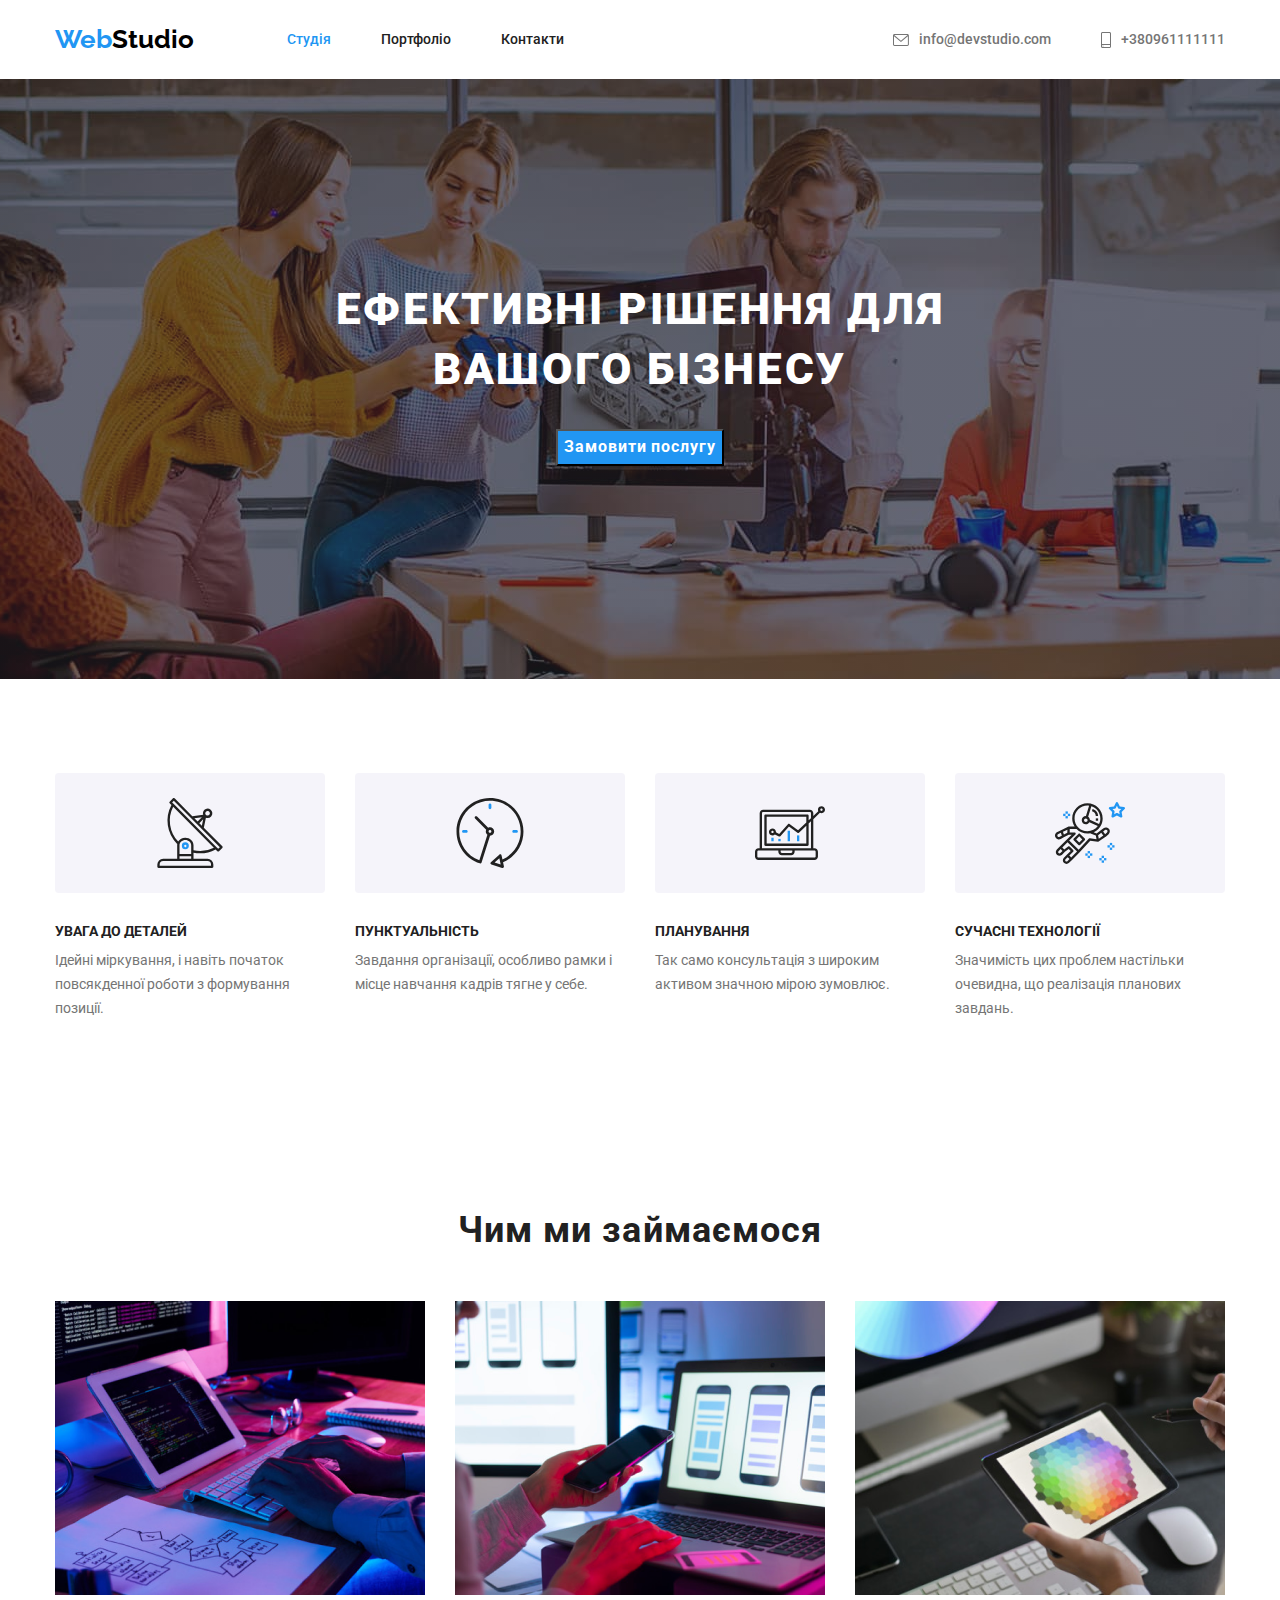
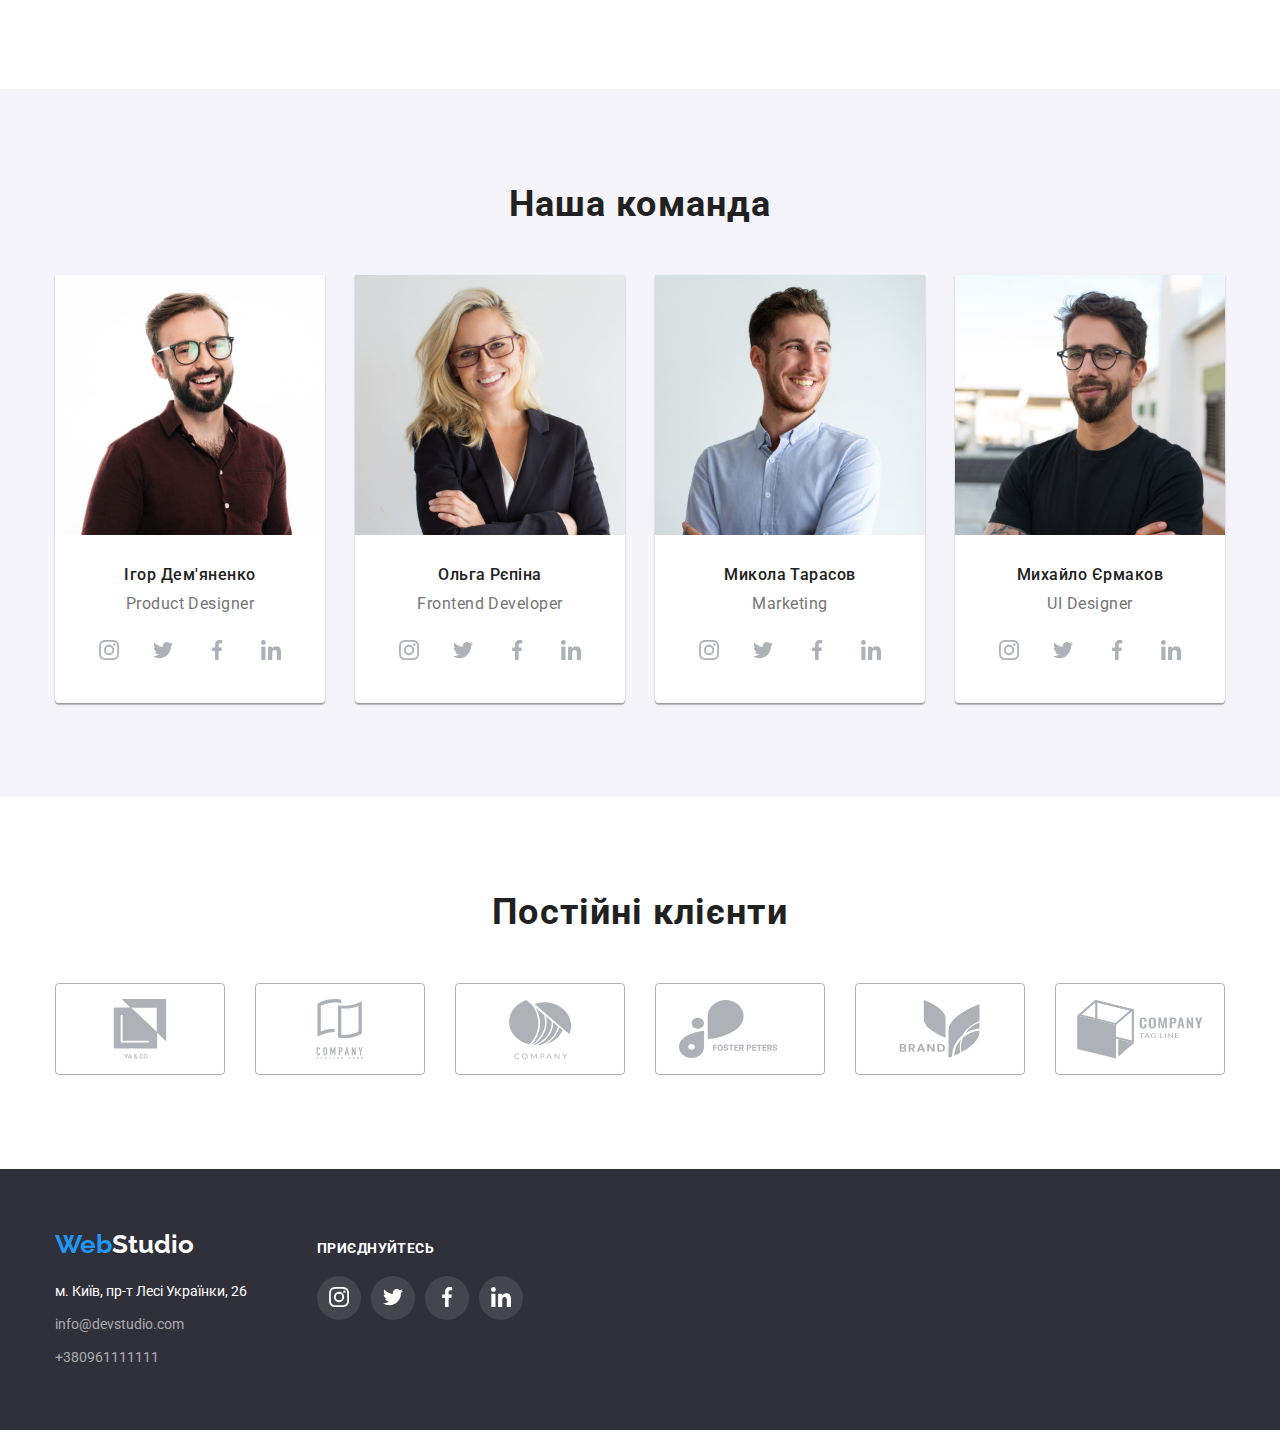
<file: index.html>
<!DOCTYPE html>
<html lang="uk">
  <head>
    <meta charset="UTF-8" />
    <meta http-equiv="X-UA-Compatible" content="IE=edge" />
    <meta name="viewport" content="width=device-width, initial-scale=1.0" />
    <link rel="stylesheet" href="./css/styles.css" />
    <link rel="preconnect" href="https://fonts.googleapis.com" />
    <link rel="preconnect" href="https://fonts.gstatic.com" crossorigin />
    <link
      href="https://cdnjs.cloudflare.com/ajax/libs/modern-normalize/1.1.0/modern-normalize.min.css"
      rel="stylesheet"
    />
    <link
      href="https://fonts.googleapis.com/css2?family=Raleway:wght@700&amp;family=Roboto:wght@400;500;700;900&amp;display=swap"
      rel="stylesheet"
    />
    <link rel="stylesheet" href="./css/styles.css" />
    <title>Студія</title>
  </head>
  <body>
    <header class="page-header">
      <nav class="container main-nav">
        <a href="./index.html" class="logo">
          <span class="logo-web">Web</span>Studio</a
        >
        <ul class="site-nav list">
          <li class="iteam">
            <a href="./index.html" class="link current">Студія</a>
          </li>
          <li class="iteam">
            <a href="./portfolio.html" class="link">Портфоліо</a>
          </li>
          <li class="iteam">
            <a href="" class="link">Контакти</a>
          </li>
        </ul>
        <ul class="contact list">
          <li class="iteam">
            <a href="mailto:info@devstudio.com" class="link">
              <svg class="envelope">
                <use href="./images/icons.svg#icon-envelope"></use></svg
              >info@devstudio.com</a
            >
          </li>
          <li class="iteam">
            <a href="tel:+380961111111" class="link">
              <svg class="smartphone">
                <use href="./images/icons.svg#icon-smartphone"></use></svg
              >+380961111111</a
            >
          </li>
        </ul>
      </nav>
    </header>
    <main>
      <section class="hero">
        <h1 class="hero-title">Ефективні рішення для вашого бізнесу</h1>

        <button type="button">Замовити послугу</button>
      </section>
      <section class="section">
        <div class="container">
          <h2 class="section-title rest">Наші переваги</h2>
          <ul class="list flax-lists">
            <li class="desc">
              <h3 class="title">УВАГА ДО ДЕТАЛЕЙ</h3>
              <p class="text">
                Ідейні міркування, і навіть початок повсякденної роботи з
                формування позиції.
              </p>
            </li>
            <li class="desc">
              <h3 class="title">ПУНКТУАЛЬНІСТЬ</h3>
              <p class="text">
                Завдання організації, особливо рамки і місце навчання кадрів
                тягне у себе.
              </p>
            </li>
            <li class="desc">
              <h3 class="title">ПЛАНУВАННЯ</h3>
              <p class="text">
                Так само консультація з широким активом значною мірою зумовлює.
              </p>
            </li>
            <li class="desc">
              <h3 class="title">СУЧАСНІ ТЕХНОЛОГІЇ</h3>
              <p class="text">
                Значимість цих проблем настільки очевидна, що реалізація
                планових завдань.
              </p>
            </li>
          </ul>
        </div>
      </section>
      <section class="section flax">
        <div class="container">
          <h2 class="section-title">Чим ми займаємося</h2>
          <ul class="list flax-list">
            <li class="components">
              <img src="./images/skil-1.png" alt="" width="370" />
            </li>
            <li class="components">
              <img src="./images/skil-2.png" alt="" width="370" />
            </li>
            <li class="components">
              <img src="./images/skil-3.png" alt="" width="370" />
            </li>
          </ul>
        </div>
      </section>
      <section class="section team">
        <div class="container">
          <h2 class="section-title">Наша команда</h2>
          <ul class="list flex-icon">
            <li class="icon">
              <img
                class="iteam"
                src="./images/ProductDesigner.jpg"
                alt="Product Designer"
                width="270"
              />
              <div class="profession-name">
                <h3 class="name">Ігор Дем'яненко</h3>
                <p lang="en" class="profession">Product Designer</p>
                <ul class="list-soc list">
                  <li>
                    <a class="link-soc" href="#">
                      <svg class="icon-soc">
                        <use
                          href="./images/icons.svg#icon-instagram"
                          width="20"
                          height="20"
                        ></use>
                      </svg>
                    </a>
                  </li>
                  <li>
                    <a class="link-soc" href="#">
                      <svg class="icon-soc">
                        <use
                          href="./images/icons.svg#icon-twitter"
                          width="20"
                          height="20"
                        ></use>
                      </svg>
                    </a>
                  </li>
                  <li>
                    <a class="link-soc" href="#">
                      <svg class="icon-soc">
                        <use
                          href="./images/icons.svg#icon-facebook"
                          width="20"
                          height="20"
                        ></use>
                      </svg>
                    </a>
                  </li>
                  <li>
                    <a class="link-soc" href="#">
                      <svg class="icon-soc">
                        <use
                          href="./images/icons.svg#icon-linkedin"
                          width="20"
                          height="20"
                        ></use>
                      </svg>
                    </a>
                  </li>
                </ul>
              </div>
            </li>
            <li class="icon">
              <img
                class="iteam"
                src="./images/FrontendDeveloper.jpg"
                alt="Frontend Developer"
                width="270"
              />
              <div class="profession-name">
                <h3 class="name">Ольга Рєпіна</h3>
                <p lang="en" class="profession">Frontend Developer</p>
                <ul class="list-soc list">
                  <li>
                    <a class="link-soc" href="#" target="_blank">
                      <svg class="icon-soc">
                        <use
                          href="./images/icons.svg#icon-instagram"
                          width="20"
                          height="20"
                        ></use>
                      </svg>
                    </a>
                  </li>
                  <li>
                    <a class="link-soc" href="#">
                      <svg class="icon-soc">
                        <use
                          href="./images/icons.svg#icon-twitter"
                          width="20"
                          height="20"
                        ></use>
                      </svg>
                    </a>
                  </li>
                  <li>
                    <a class="link-soc" href="#">
                      <svg class="icon-soc">
                        <use
                          href="./images/icons.svg#icon-facebook"
                          width="20"
                          height="20"
                        ></use>
                      </svg>
                    </a>
                  </li>
                  <li>
                    <a class="link-soc" href="#">
                      <svg class="icon-soc">
                        <use
                          href="./images/icons.svg#icon-linkedin"
                          width="20"
                          height="20"
                        ></use>
                      </svg>
                    </a>
                  </li>
                </ul>
              </div>
            </li>
            <li class="icon">
              <img
                class="iteam"
                src="./images/Marketing.jpg"
                alt="Marketing"
                width="270"
              />
              <div class="profession-name">
                <h3 class="name">Микола Тарасов</h3>
                <p lang="en" class="profession">Marketing</p>
                <ul class="list-soc list">
                  <li>
                    <a class="link-soc" href="#">
                      <svg class="icon-soc">
                        <use
                          href="./images/icons.svg#icon-instagram"
                          width="20"
                          height="20"
                        ></use>
                      </svg>
                    </a>
                  </li>
                  <li>
                    <a class="link-soc" href="#">
                      <svg class="icon-soc">
                        <use
                          href="./images/icons.svg#icon-twitter"
                          width="20"
                          height="20"
                        ></use>
                      </svg>
                    </a>
                  </li>
                  <li>
                    <a class="link-soc" href="#">
                      <svg class="icon-soc">
                        <use
                          href="./images/icons.svg#icon-facebook"
                          width="20"
                          height="20"
                        ></use>
                      </svg>
                    </a>
                  </li>
                  <li>
                    <a class="link-soc" href="#">
                      <svg class="icon-soc">
                        <use
                          href="./images/icons.svg#icon-linkedin"
                          width="20"
                          height="20"
                        ></use>
                      </svg>
                    </a>
                  </li>
                </ul>
              </div>
            </li>
            <li class="icon">
              <img
                class="iteam"
                src="./images/UIDesigner.jpg"
                alt="UI Designer"
                width="270"
              />
              <div class="profession-name">
                <h3 class="name">Михайло Єрмаков</h3>
                <p lang="en" class="profession">UI Designer</p>
                <ul class="list-soc list">
                  <li>
                    <a class="link-soc" href="#">
                      <svg class="icon-soc">
                        <use
                          href="./images/icons.svg#icon-instagram"
                          width="20"
                          height="20"
                        ></use>
                      </svg>
                    </a>
                  </li>
                  <li>
                    <a class="link-soc" href="#">
                      <svg class="icon-soc">
                        <use
                          href="./images/icons.svg#icon-twitter"
                          width="20"
                          height="20"
                        ></use>
                      </svg>
                    </a>
                  </li>
                  <li>
                    <a class="link-soc" href="#">
                      <svg class="icon-soc">
                        <use
                          href="./images/icons.svg#icon-facebook"
                          width="20"
                          height="20"
                        ></use>
                      </svg>
                    </a>
                  </li>
                  <li>
                    <a class="link-soc" href="#">
                      <svg class="icon-soc">
                        <use
                          href="./images/icons.svg#icon-linkedin"
                          width="20"
                          height="20"
                        ></use>
                      </svg>
                    </a>
                  </li>
                </ul>
              </div>
            </li>
          </ul>
        </div>
      </section>
      <section class="section">
        <div class="container">
          <h2 class="section-title">Постійні клієнти</h2>
          <ul class="clients-list list">
            <li class="iteam-clients">
              <a
                href="#"
                class="clients-url"
                target="_blank"
                rel="noopener noreferrer nofollow"
              >
                <svg class="icon-logo" height="60">
                  <use href="./images/icons.svg#icon-client-1"></use>
                </svg>
              </a>
            </li>
            <li class="iteam-clients">
              <a
                href="#"
                class="clients-url"
                target="_blank"
                rel="noopener noreferrer nofollow"
              >
                <svg class="icon-logo" height="60">
                  <use href="./images/icons.svg#icon-client-2"></use>
                </svg>
              </a>
            </li>
            <li class="iteam-clients">
              <a
                href="#"
                class="clients-url"
                target="_blank"
                rel="noopener noreferrer nofollow "
              >
                <svg class="icon-logo" height="60">
                  <use href="./images/icons.svg#icon-client-3"></use>
                </svg>
              </a>
            </li>
            <li class="iteam-clients">
              <a
                href="#"
                class="clients-url"
                target="_blank"
                rel="noopener noreferrer nofollow "
              >
                <svg class="icon-logo" height="60">
                  <use href="./images/icons.svg#icon-client-4"></use>
                </svg>
              </a>
            </li>
            <li class="iteam-clients">
              <a
                href="#"
                class="clients-url"
                target="_blank"
                rel="noopener noreferrer nofollow "
              >
                <svg class="icon-logo" height="60">
                  <use href="./images/icons.svg#icon-client-5"></use>
                </svg>
              </a>
            </li>
            <li class="iteam-clients">
              <a
                href="#"
                class="clients-url"
                target="_blank"
                rel="noopener noreferrer nofollow "
              >
                <svg class="icon-logo" height="60">
                  <use href="./images/icons.svg#icon-client-6"></use>
                </svg>
              </a>
            </li>
          </ul>
        </div>
      </section>
    </main>
    <footer class="control">
      <div class="container flex-footer">
        <div>
          <a href="./index.html" class="logo">
            <span class="logo-web">Web</span>Studio</a
          >
          <address class="control-address">
            <ul class="list">
              <li class="info">
                <a
                  href="https://goo.gl/maps/CPtrU1FHBa2aNyZL9"
                  target="_blank"
                  rel="noopener noreferrer nofollow"
                  class="link-adress"
                  >м. Київ, пр-т Лесі Українки, 26</a
                >
              </li>
              <li class="info">
                <a href="mailto:info@devstudio.com" class="contacts"
                  >info@devstudio.com</a
                >
              </li>
              <li class="info">
                <a href="tel:+380961111111" class="contacts">+380961111111</a>
              </li>
            </ul>
          </address>
        </div>
        <div class="footer-social-network">
          <h3 class="foter-title">Приєднуйтесь</h3>
          <ul class="social-list list">
            <li>
              <a class="footer-icon" href="#" aria-label="instagram">
                <svg class="footer-social">
                  <use
                    href="./images/icons.svg#icon-instagram"
                    width="20"
                    height="20"
                  ></use>
                </svg>
              </a>
            </li>
            <li>
              <a class="footer-icon" href="#" aria-label="twitter">
                <svg class="footer-social">
                  <use
                    href="./images/icons.svg#icon-twitter"
                    width="20"
                    height="20"
                  ></use>
                </svg>
              </a>
            </li>
            <li>
              <a class="footer-icon" href="#" aria-label="facebook">
                <svg class="footer-social">
                  <use
                    href="./images/icons.svg#icon-facebook"
                    width="20"
                    height="20"
                  ></use>
                </svg>
              </a>
            </li>
            <li>
              <a class="footer-icon" href="#" aria-label="linkedin">
                <svg class="footer-social">
                  <use
                    href="./images/icons.svg#icon-linkedin"
                    width="20"
                    height="20"
                  ></use>
                </svg>
              </a>
            </li>
          </ul>
        </div>
      </div>
    </footer>
  </body>
</html>
</file>
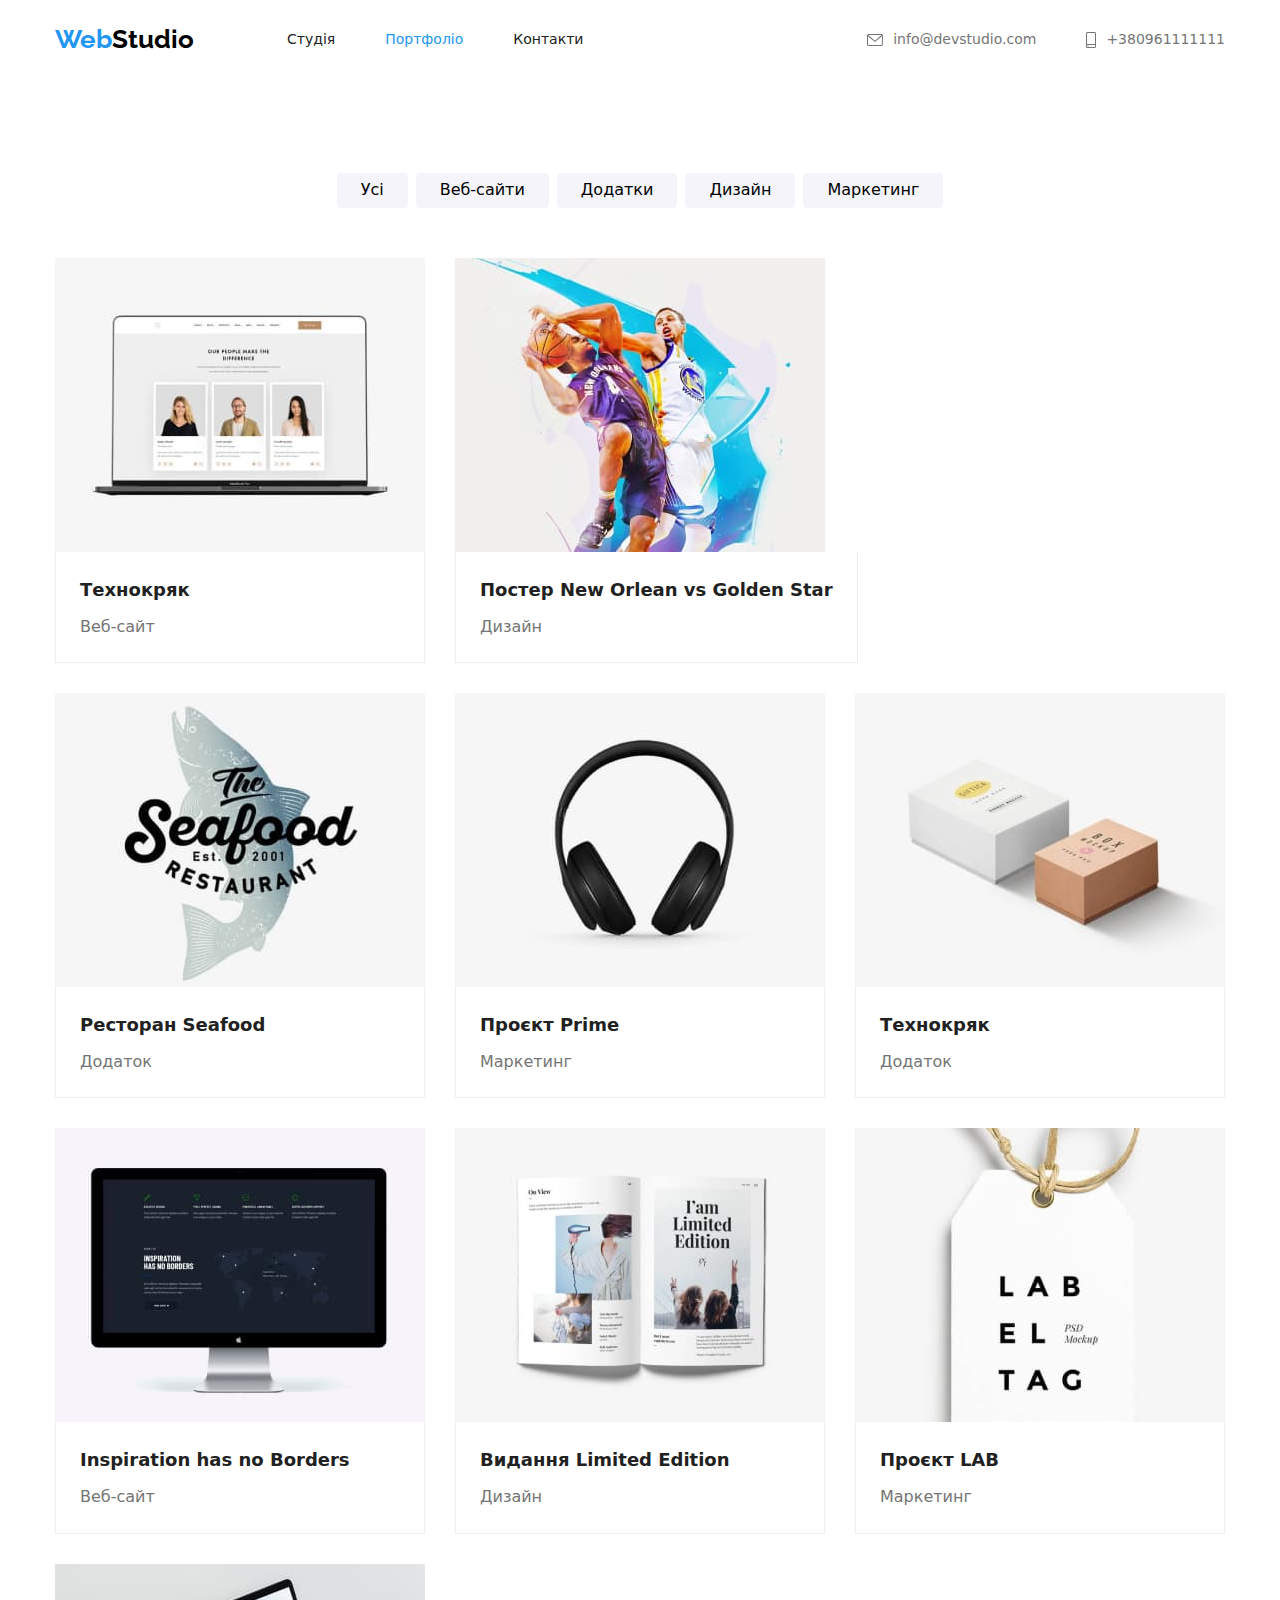
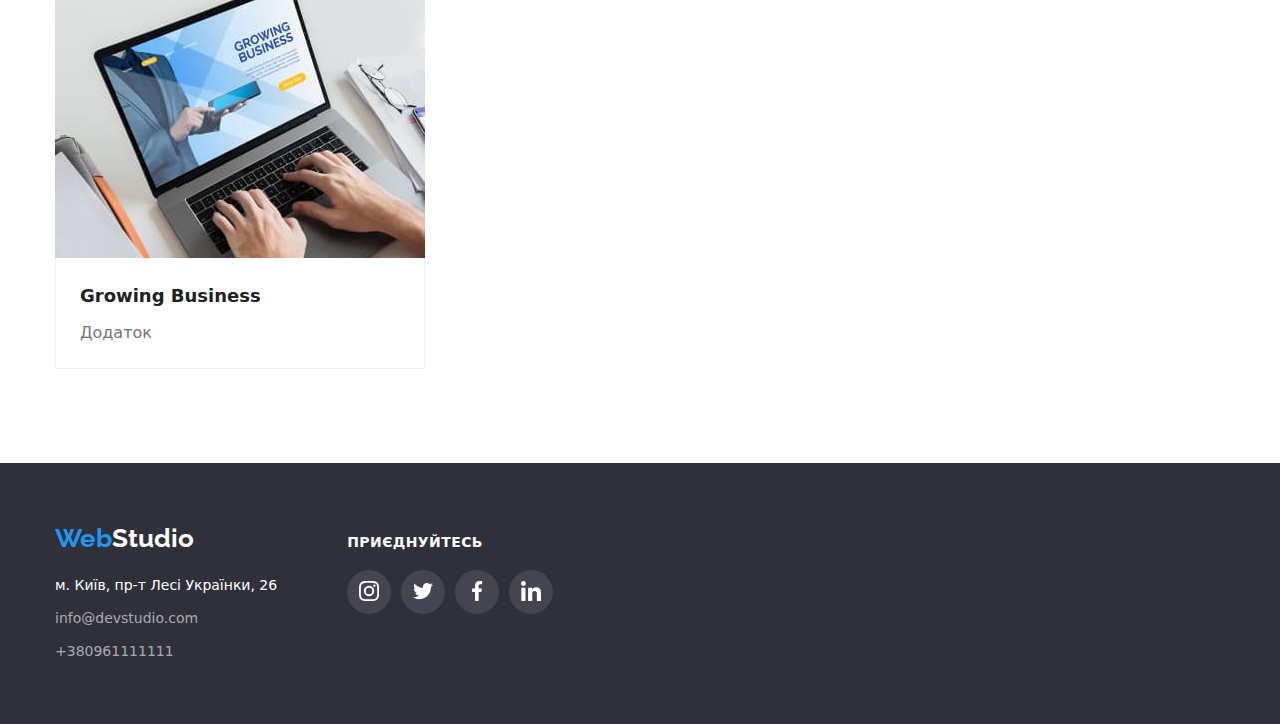
<file: portfolio.html>
<!DOCTYPE html>
<html lang="uk">
  <head>
    <meta charset="UTF-8" />
    <meta http-equiv="X-UA-Compatible" content="IE=edge" />
    <meta name="viewport" content="width=device-width, initial-scale=1.0" />
    <link rel="stylesheet" href="./css/styles.css" />
    <link rel="preconnect" href="https://fonts.googleapis.com" />
    <link rel="preconnect" href="https://fonts.gstatic.com" crossorigin />
    <link
      href="https://fonts.googleapis.com/css2?family=Raleway:wght@700&family=Roboto:wght@400;500;700;900&display=swap"
      rel="stylesheet"
    />
    <link
      href="https://cdnjs.cloudflare.com/ajax/libs/modern-normalize/1.1.0/modern-normalize.min.css"
      rel="stylesheet"
    />
    <title>Портфоліо</title>
  </head>
  <body>
    <header class="page-header">
      <nav class="container main-nav">
        <a href="./index.html" class="logo">
          <span class="logo-web">Web</span>Studio</a
        >
        <ul class="site-nav list">
          <li class="iteam">
            <a href="./index.html" class="link">Студія</a>
          </li>
          <li class="iteam">
            <a href="./portfolio.html" class="link current">Портфоліо</a>
          </li>
          <li class="iteam">
            <a href="" class="link">Контакти</a>
          </li>
        </ul>
        <ul class="contact list">
          <li class="iteam">
            <a href="mailto:info@devstudio.com" class="link">
              <svg class="envelope">
                <use href="/images/icons.svg#icon-envelope"></use></svg
              >info@devstudio.com</a
            >
          </li>
          <li class="iteam">
            <a href="tel:+380961111111" class="link">
              <svg class="smartphone">
                <use href="/images/icons.svg#icon-smartphone"></use></svg
              >+380961111111</a
            >
          </li>
        </ul>
      </nav>
    </header>
    <main>
      <section class="section">
        <div class="container">
          <h1 class="section-title rest">Портфоліо</h1>
          <ul class="buttons">
            <li class="text current">
              <button type="button" class="btn-text">Усі</button>
            </li>
            <li class="text">
              <button type="button" class="btn-text">Веб-сайти</button>
            </li>
            <li class="text">
              <button type="button" class="btn-text">Додатки</button>
            </li>
            <li class="text">
              <button type="button" class="btn-text">Дизайн</button>
            </li>
            <li class="text">
              <button type="button" class="btn-text">Маркетинг</button>
            </li>
          </ul>
          <ul class="btn">
            <li class="iteam">
              <a class="iteam-site" href="">
                <img src="./images/веб-сайт.jpg" alt="веб-сайт" width="370" />
                <div class="iteam-text">
                  <h3 class="title">Технокряк</h3>
                  <p class="subtitle">Веб-сайт</p>
                </div>
              </a>
            </li>
            <li class="iteam">
              <a class="iteam-site" href="">
                <img src="./images/Дизайн.jpg" alt="Дизайн" width="370" />
                <div class="iteam-text">
                  <h3 class="title">Постер New Orlean vs Golden Star</h3>
                  <p class="subtitle">Дизайн</p>
                </div>
              </a>
            </li>
            <li class="iteam">
              <a class="iteam-site" href="">
                <img src="./images/додаток.jpg" alt="додаток" width="370" />
                <div class="iteam-text">
                  <h3 class="title">Ресторан Seafood</h3>
                  <p class="subtitle">Додаток</p>
                </div>
              </a>
            </li>
            <li class="iteam">
              <a class="iteam-site" href="">
                <img src="./images/маркетинг.jpg" alt="маркетинг" width="370" />
                <div class="iteam-text">
                  <h3 class="title">Проєкт Prime</h3>
                  <p class="subtitle">Маркетинг</p>
                </div>
              </a>
            </li>
            <li class="iteam">
              <a class="iteam-site" href="">
                <img src="./images/додаток2.jpg" alt="додаток2" width="370" />
                <div class="iteam-text">
                  <h3 class="title">Технокряк</h3>
                  <p class="subtitle">Додаток</p>
                </div>
              </a>
            </li>
            <li class="iteam">
              <a class="iteam-site" href="">
                <img src="./images/вебсайт.jpg" alt="вебсайт" width="370" />
                <div class="iteam-text">
                  <h3 lang="en" class="title">Inspiration has no Borders</h3>
                  <p class="subtitle">Веб-сайт</p>
                </div>
              </a>
            </li>
            <li class="iteam">
              <a class="iteam-site" href="">
                <img src="./images/дизайн2.jpg" alt="дизайн2" width="370" />
                <div class="iteam-text">
                  <h3 class="title">Видання Limited Edition</h3>
                  <p class="subtitle">Дизайн</p>
                </div>
              </a>
            </li>
            <li class="iteam">
              <a class="iteam-site" href="">
                <img src="./images/марк2.jpg" alt="Маркетинг2" width="370" />
                <div class="iteam-text">
                  <h3 class="title">Проєкт LAB</h3>
                  <p class="subtitle">Маркетинг</p>
                </div>
              </a>
            </li>
            <li class="iteam">
              <a class="iteam-site" href="">
                <img src="./images/дод.jpg" alt="додаток" width="370" />
                <div class="iteam-text">
                  <h3 class="title">Growing Business</h3>
                  <p class="subtitle">Додаток</p>
                </div>
              </a>
            </li>
          </ul>
        </div>
      </section>
    </main>
    <footer class="control">
      <div class="container flex-footer">
        <div>
          <a href="./index.html" class="logo">
            <span class="logo-web">Web</span>Studio</a
          >
          <address class="control-address">
            <ul class="list">
              <li class="info">
                <a
                  href="https://goo.gl/maps/CPtrU1FHBa2aNyZL9"
                  target="_blank"
                  rel="noopener noreferrer nofollow"
                  class="link-adress"
                  >м. Київ, пр-т Лесі Українки, 26</a
                >
              </li>
              <li class="info">
                <a href="mailto:info@devstudio.com" class="contacts"
                  >info@devstudio.com</a
                >
              </li>
              <li class="info">
                <a href="tel:+380961111111" class="contacts">+380961111111</a>
              </li>
            </ul>
          </address>
        </div>
        <div class="footer-social-network">
          <h3 class="foter-title">Приєднуйтесь</h3>
          <ul class="social-list list">
            <li>
              <a class="footer-icon" href="#" aria-label="instagram">
                <svg class="footer-social">
                  <use
                    href="./images/icons.svg#icon-instagram"
                    width="20"
                    height="20"
                  ></use>
                </svg>
              </a>
            </li>
            <li>
              <a
                class="footer-icon background-footer"
                href="#"
                aria-label="twitter"
              >
                <svg class="footer-social">
                  <use
                    href="./images/icons.svg#icon-twitter"
                    width="20"
                    height="20"
                  ></use>
                </svg>
              </a>
            </li>
            <li>
              <a class="footer-icon" href="#" aria-label="facebook">
                <svg class="footer-social">
                  <use
                    href="./images/icons.svg#icon-facebook"
                    width="20"
                    height="20"
                  ></use>
                </svg>
              </a>
            </li>
            <li>
              <a class="footer-icon" href="#" aria-label="linkedin">
                <svg class="footer-social">
                  <use
                    href="./images/icons.svg#icon-linkedin"
                    width="20"
                    height="20"
                  ></use>
                </svg>
              </a>
            </li>
          </ul>
        </div>
      </div>
    </footer>
  </body>
</html>
</file>
<file: css/styles.css>
:root {
    --primart-text-color:#757575;
    --title-text-color:#212121;
    --accent-text-color:#2196F3;
    --white-text-color:#FFFFFF;
    --primary-button-color:#F5F4FA;
    --border-color:#EEEEEE;
    --color-link:#AFB1B8;
}
.list {
    color:var(--primart-text-color) ;
    list-style: none;
    padding: 0;
    margin: 0;
}
/*Скидає заголовки*/
.rest   
 {
        position: absolute;
        width: 1px;
        height: 1px;
        margin: -1px;
        border: 0;
        padding: 0;
        white-space: nowrap;
        clip-path: inset(100%);
        clip: rect(0 0 0 0);
        overflow: hidden;
      }
     
      p,
      h1,
      h2,
      h3,
      h4,
      h5,
      h6 {
        margin: 0;
      }
      ul,
      ol {
        margin: 0;
        padding-left: 0;
      }
      button {
        cursor: pointer;
      }
      address {
        font-style: normal;
      }
      img {
        display: block;
      }

body {
     background-color:#FFFFFF ; 
     color: #757575;

     font-family:"Roboto", sans-serif;
     font-size: 14px;
     line-height: 1.7;
}


    /*logo*/
    .page-header {
        padding-top: 24px;
        padding-bottom: 24px;
        
        
    }
.container {
    width: 1200px;
    margin-left: auto;
    margin-right: auto;
    padding-left: 15px;
    padding-right: 15px;
    
   
}
.logo {
    color:#000000 ;
    font-family: "Raleway";
    font-weight: 700;
    font-size: 26px;
    line-height: 1.2;
    text-decoration: none;
   
    

}
.logo-web {
    color: var(--accent-text-color);

    font-weight: 700;
    font-size: 26px;
    line-height: 1.2;
}
/*site-nav*/
.main-contact {
    display: flex;
    align-items: center;
}

.main-nav {
    display: flex;
    align-items: center;
   
}
.site-nav {
    display: flex;
    margin-left: 93px;
}
.site-nav .iteam:not(:last-child) {
    margin-right: 50px;
}
.site-nav .link{
    color: var(--title-text-color);

    font-weight: 500;
    font-size: 14px;
    line-height: 1.14;

    text-decoration: none;

}
.site-nav .link.current {
    color: var(--accent-text-color);
}
.site-nav .link:hover, .site-nav .link:focus {
    color: var(--accent-text-color);
}
    /* Contact*/
.envelope {
    width: 16px;
    height: 12px;
    margin-right: 10px;
    vertical-align: middle;
    fill: currentColor;
}
.smartphone {
    width: 10px;
    height: 16px;
    margin-right: 10px;
    fill: currentColor;
    vertical-align: middle;
}

.contact {
    display: flex;
    margin-left: auto;
}

.contact .iteam:not(:last-child) {   
margin-right: 50px;
    
}
.contact .link {
    color: var(--primart-text-color);
    
    font-weight: 500;
    font-size: 14px;
    line-height: 1.14;

    text-decoration: none;
}
.contact .link:hover,
.contact .link:focus {
    color: var(--accent-text-color);
}
/*Hero*/
.hero {
    max-width: 1600px;
    height: 600px;
    background-color: #2F303A;
     background-image: linear-gradient( to right , rgba(47, 48, 58, 0.4) , rgba(47, 48, 58, 0.4) ),
        url(../images/hero-img.jpg);
     background-repeat: no-repeat;
     background-position: center;
     background-size: cover;
    text-align: center;
    padding-top: 200px;
    padding-bottom: 200px;
    margin: 0 auto;
    
}
.hero .hero-title {
     color:#FFFFFF ;   
     margin-top: 0;
     margin-bottom: 30px;
     margin-left: auto;
     margin-right: auto;
     width: 696px;
      
    font-weight: 900;
    font-size: 44px;
    line-height: 60px; 
    letter-spacing: 0.06em;
    text-transform: uppercase;

}
/*Button*/
.hero button {

    color: var(--white-text-color);
    background-color: var(--accent-text-color);

    font-weight: 700;
    font-size: 16px;
    line-height: 1.9;
    letter-spacing: 0.06em;
    cursor: pointer;
    font-family: inherit;

}
/*Our advantages*/
 .desc::before {
    content: '';
    display: block;
    height: 120px;
    margin-bottom: 30px;
    border-radius: 4px;
    color: var(--primart-text-color);
    background-color:var(--primary-button-color);
    background-repeat: no-repeat;
    background-position: center ;
    
} 
.desc:nth-child(1)::before {
    background-image: url(../images/antenna.svg);  
}
.desc:nth-child(2)::before {
    background-image: url(../images/clock.svg);
}
.desc:nth-child(3)::before {
    background-image: url(../images/diagram.svg);
}
.desc:nth-child(4)::before {
    background-image: url(../images/astronaut.svg);
}

.flax-lists {
display: flex;
}
.flax-lists .desc {
    width: 270px;
}
.flax-lists .desc:not(:last-child) {
    margin-right: 30px;
}

.list .title {
    color: var(--title-text-color);

    margin-top: 0;
    margin-bottom: 24px;

    font-weight: 700;
    font-size: 14px;
    line-height: 16px;
    margin-bottom: 10px;
}
.list p {
    margin-top: 0;
    margin-bottom: 0;
}
/*Section*/
.section{
    padding-top: 94px;
    padding-bottom: 94px;
}

.section.team {
    background: #F5F4FA;
}
.section-title {
    color: var(--title-text-color);

    font-weight: 700;
    font-size: 36px;
    line-height: 42px;
    text-align: center;
    letter-spacing: 0.03em;

    margin-top: 0;
    margin-bottom: 0;
}
.flex .components {
    display: flex;

}
.flax-list {
    display: flex;
    justify-content: center;
}

.flax-list .components:not(:last-child) {
    margin-right: 30px;
}
.flax .section-title {
    margin-bottom: 50px;
}
/*Team*/
.list .name {
    color: var(--title-text-color);

    font-weight: 500;
    font-size: 16px;
    line-height: 1.2;
    text-align: center;
    letter-spacing: 0.03em;
}
.flex-icon {
    display: flex;
}
.flex-icon .icon:not(:last-child) {
    margin-right: 30px;

}
.flex-icon .icon {
    background-color: var(--white-text-color);


box-shadow: 0px 1px 3px rgba(0, 0, 0, 0.12), 0px 1px 1px rgba(0, 0, 0, 0.14), 0px 2px 1px rgba(0, 0, 0, 0.2);
border-radius: 0px 0px 4px 4px;

}
.team .section-title {
    margin-bottom: 50px;
}

.list .profession {
    font-size: 16px;
    line-height: 1.2;
    text-align: center;
    letter-spacing: 0.03em;
    margin-bottom: 16px;
}
 .flex-icon .profession-name {
    padding-top: 30px;
    padding-bottom: 30px; /* 30px!!!!!!!!!!!*/
 }
 .flex-icon .name {
    margin-top: 0;
    margin-bottom: 10px;
 }
 /*-----------------------------------------------------------------------------------------------------------------------------------------*/
 
 .icon-soc {
    fill: #AFB1B8;
    width: 20px;
    height: 22px;

 }
 .list-soc {
    display: flex;
    justify-content: center;
    align-items: center;  
    gap: 10px;
 }
 .link-soc {
    display: flex;
    justify-content: center;
    align-items: center;
    width: 44px;
    height: 44px;
    border-radius: 50%
    
 }
 .link-soc:hover,
 .link-soc:focus {
    background-color: var(--accent-text-color);
 }

 .link-soc:hover .icon-soc,
 .link-soc:focus .icon-soc {
   fill:var(--white-text-color);
 }
 
 
/*Footer---------------------------------------------------------------------------------------------------------------------------------------*/
.flex-footer {
    display: flex;
    align-items: baseline;
}
.footer-social-network {
    margin-left: 70px;
   
}
.social-list {
    display: flex;
    gap: 10px;
    justify-content: center;
}
.footer-social {
    width: 20px;
    height: 22px;
    display: flex;
    align-items: center;
  
}

.footer-icon {
    display: flex;
    justify-content: center;
    align-items: center;
    width: 44px;
    height: 44px;
    border-radius: 100%;
    background: rgba(255, 255, 255, 0.1);
    fill: var(--white-text-color);
    
}
.footer-icon:hover,
.footer-icon:focus {
    background-color: var(--accent-text-color);
}

.foter-title {
    display: inline-block;
    font-family: inherit;
    font-size: 14px;
    font-weight: 700;
    line-height: 16px;
    letter-spacing: 0.03em;
    text-transform: uppercase;
    color: var(--white-text-color); 
    margin-bottom: 20px;
    
}
.control {
    background: #2F303A;

    text-decoration: none;
    font-style: normal;
    padding-top: 60px;
    padding-bottom: 60px;

}
.control .logo {
    color: var(--white-text-color);
    display: block;
    margin-bottom: 20px;
}
.list .info:not(:last-child) {
    margin-bottom: 9px;

}
.list .link-adress {
    color: var(--white-text-color); 
    line-height: 1.7;

    text-decoration: none;
}
.list .link-adress:hover,
.list .link-adress:focus {
    color: var(--accent-text-color);
}
.list .contacts {
    color: rgba(255, 255, 255, 0.6);  

    line-height: 1.7;

    text-decoration: none;

}
.list .contacts:hover, .list .contacts:focus{
    color: var(--white-text-color);
}
.control-address {
    font-style: normal;
}
/*Clients--------------------------------------------------------------------------------------------------------------------------------------*/
.clients-list {
display: flex;
flex-wrap: wrap;
margin-top: 50px;
gap: 30px;

}

.iteam-clients .clients-url {  
   display: flex;
    border: 1px solid var(--color-link);
    border-radius: 4px;
    background-position: center;
    width: 170px;
    height: 92px;
    justify-content: center;
    align-items: center;
    
}

 .clients-url:hover,
 .clients-url:focus  {
    border-color: var(--accent-text-color);
    fill: var(--accent-text-color);
}
.clients-url {
    fill: var(--color-link);
}



/*Page portfolio*/
.buttons .text {
    
    color: var(--title-text-color);

    cursor: pointer;

    font-weight: 500;
    font-size: 16px;
    line-height: 1.6;
    margin-left: 8px;
}
.buttons .text:first-child  {
    margin-left: 0;
    
}


.buttons {
    list-style: none;
    margin-top: 0;
    margin-bottom: 50px;
    margin-right: 0;
    margin-left: 0;
    padding-left: 0;

    display: flex;
    justify-content: center;
}
.buttons .btn-text:hover,
.buttons .btn-text:focus {
    background-color: var(--accent-text-color);
    color: var(--white-text-color);
}
.buttons .btn-text {
    padding-top: 6px;
    padding-bottom: 6px;
    padding-right: 22px;
    padding-left: 22px;
    background-color:var(--primary-button-color);
    border-radius: 4px;
    border-color: transparent;
}
/*----------Сайти---------------*/
.btn {
    list-style: none;
    margin-top: 0;
    margin-bottom: 0;

    display: flex;
    flex-wrap: wrap;
    padding-left: 0;
    padding-right: 0;
    gap: 30px;
    
   
}

.btn .title {
    color: var(--title-text-color);

    margin-top: 0;
    margin-bottom: 4px;
    font-weight: 700;
    font-size: 18px;
    line-height: 2;
}

.btn .subtitle {
    font-size: 16px;
    line-height: 1.9;
    margin-top: 0;
    margin-bottom: 0px;
    color: var(--primart-text-color);
   
}

.btn img {
    margin-bottom: 0px;   /*20*/
}

.btn .iteam {
    
    background-color: var(--white-text-color);
   
}
.iteam-site {
    display: block;
    text-decoration: none;
    
}
.iteam-site:hover,
.iteam-site:focus {
    box-shadow: 0px 1px 1px rgba(0, 0, 0, 0.12), 0px 4px 4px rgba(0, 0, 0, 0.06), 1px 4px 6px rgba(0, 0, 0, 0.16);
}
.btn .iteam:nth-child(3n) {
    margin-right: 0px;
}
.section-site {
margin-bottom: 94px;
}
.btn .iteam:nth-last-child(-n + 3) {
    margin-bottom: 0;
    
}
.iteam-text {
    border-right: 1px solid var(--border-color);
    border-bottom: 1px solid var(--border-color);
    border-left: 1px solid var(--border-color);
    padding-top: 20px;
    padding-bottom: 20px;
    padding-left: 24px;
    padding-right: 24px;
    
}
.btn .iteam img {
    Display: block;
    max-width: 100%;
    height: auto;
}
</file>
